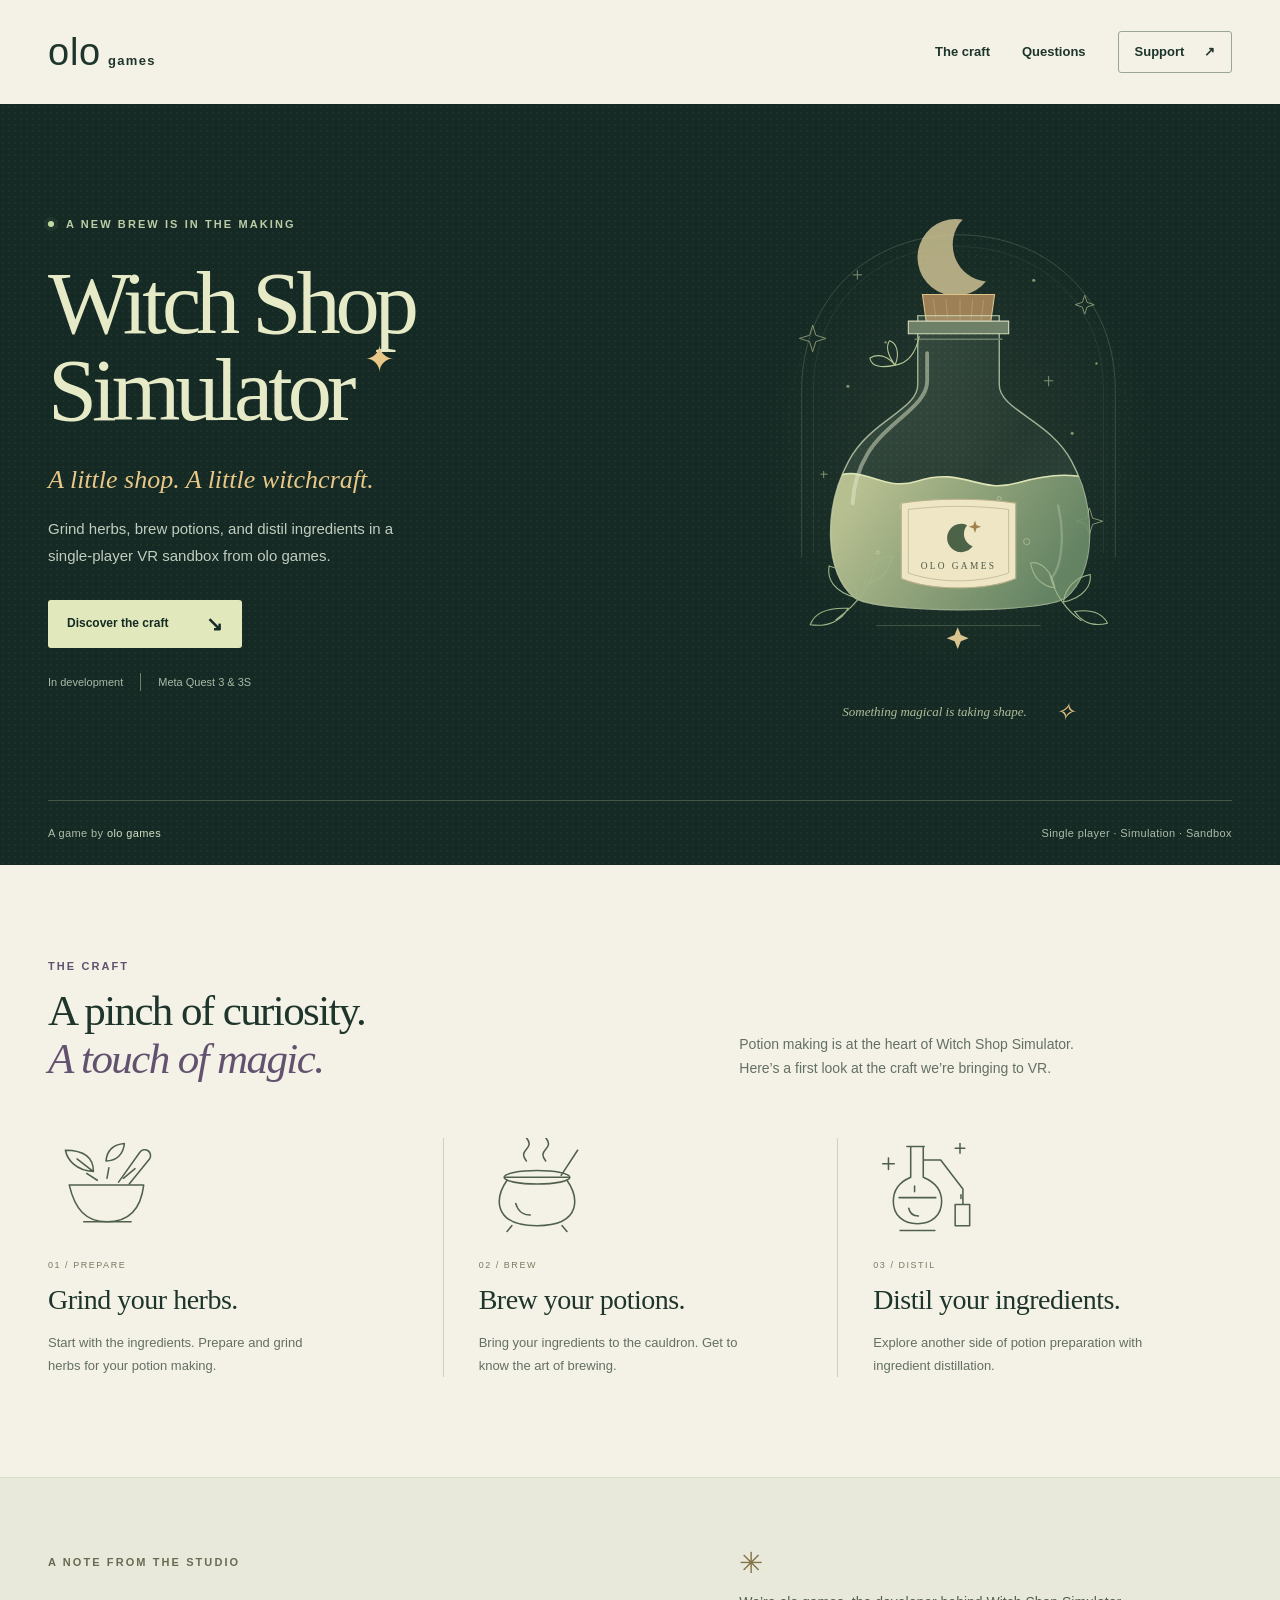
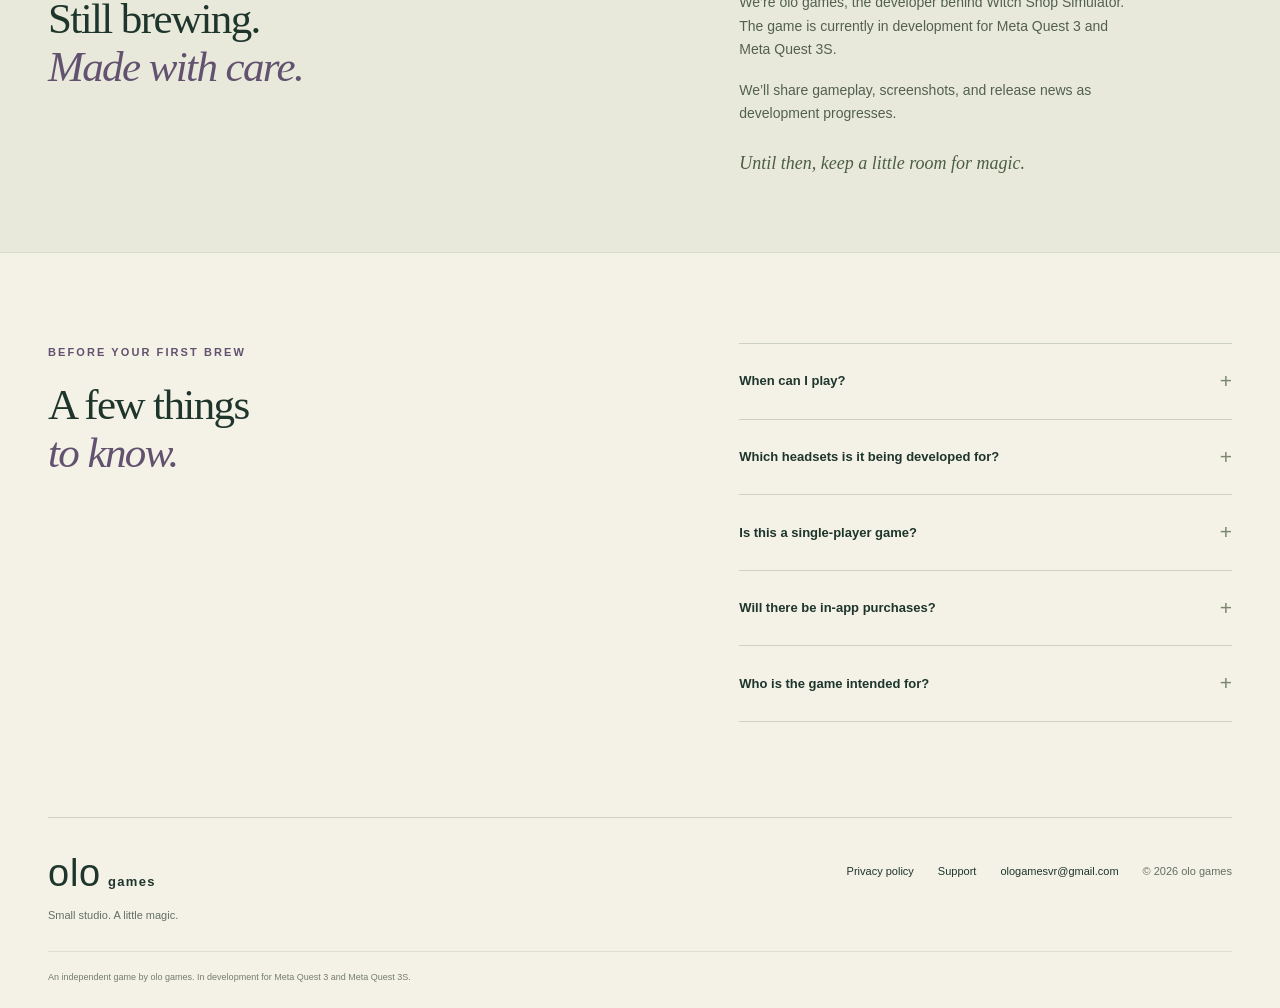
<file: index.html>
<!doctype html>
<html lang="en">
<head>
  <meta charset="utf-8">
  <meta name="viewport" content="width=device-width, initial-scale=1">
  <meta name="description" content="Witch Shop Simulator is a single-player VR sandbox by olo games. Brew potions, grind herbs, and distil ingredients. In development for Meta Quest 3 and 3S.">
  <meta name="theme-color" content="#152a24">
  <meta property="og:title" content="Witch Shop Simulator · olo games">
  <meta property="og:description" content="A little shop. A little witchcraft. A single-player VR sandbox, in development for Meta Quest 3 and 3S.">
  <meta property="og:type" content="website">
  <title>Witch Shop Simulator · olo games</title>
  <link rel="icon" href="favicon.svg" type="image/svg+xml">
  <link rel="stylesheet" href="styles.css">
</head>
<body>
  <a class="skip-link" href="#main">Skip to content</a>
  <header class="site-header wrap">
    <a class="brand" href="index.html" aria-label="olo games home"><span class="brand-mark" aria-hidden="true">olo</span><span class="brand-word">games</span></a>
    <nav aria-label="Main navigation"><a href="#craft">The craft</a><a href="#questions">Questions</a><a href="support.html" class="nav-support">Support <span aria-hidden="true">↗</span></a></nav>
  </header>
  <main id="main">
    <section class="hero" aria-labelledby="game-title">
      <div class="hero-inner wrap">
        <div class="hero-copy">
          <p class="eyebrow hero-eyebrow"><span class="status-dot" aria-hidden="true"></span> A new brew is in the making</p>
          <h1 id="game-title">Witch Shop<span class="title-last">Simulator<span class="title-star" aria-hidden="true">✦</span></span></h1>
          <p class="hero-tagline">A little shop. A little witchcraft.</p>
          <p class="hero-description">Grind herbs, brew potions, and distil ingredients in a single-player VR sandbox from olo games.</p>
          <a class="button button-light" href="#craft">Discover the craft <span aria-hidden="true">↘</span></a>
          <div class="hero-meta"><span>In development</span><span>Meta Quest 3 &amp; 3S</span></div>
        </div>
        <figure class="hero-art">
          <img src="potion.svg" alt="Decorative illustration of a potion bottle with a crescent moon and botanical details" width="560" height="650" fetchpriority="high">
          <figcaption><span>Something magical is taking shape.</span><span aria-hidden="true">✧</span></figcaption>
        </figure>
      </div>
      <div class="hero-bottom wrap"><span>A game by <strong>olo games</strong></span><span>Single player · Simulation · Sandbox</span></div>
    </section>
    <section class="craft-section wrap" id="craft" aria-labelledby="craft-title">
      <div class="section-intro"><p class="eyebrow">The craft</p><h2 id="craft-title">A pinch of curiosity.<br><em>A touch of magic.</em></h2><p>Potion making is at the heart of Witch Shop Simulator. Here’s a first look at the craft we’re bringing to VR.</p></div>
      <div class="craft-grid">
        <article class="craft-item">
          <div class="craft-icon" aria-hidden="true"><svg viewBox="0 0 120 100" fill="none"><path d="M22 48h77c-3 25-16 38-38 38S28 73 22 48Z"/><path d="M37 86h49M40 36l11 7M63 30l-2 11M90 31l-12 10M73 45l22-31a6 6 0 0 1 10 7L84 47"/><path d="M47 34c-18-1-27-12-29-22 17 0 29 6 29 22Zm0 0L30 21M60 23c1-11 8-17 19-18-1 11-8 18-19 18Z"/></svg></div>
          <p class="step-number">01 / PREPARE</p><h3>Grind your herbs.</h3><p>Start with the ingredients. Prepare and grind herbs for your potion making.</p>
        </article>
        <article class="craft-item">
          <div class="craft-icon" aria-hidden="true"><svg viewBox="0 0 120 100" fill="none"><path d="M29 43c-7 10-10 19-7 29 4 13 18 18 38 18s34-5 38-18c3-10 0-19-7-29M27 40h66M34 90l-5 6M86 90l5 6"/><ellipse cx="60" cy="40" rx="34" ry="7"/><path d="M49 23c-10-12 10-12 0-24M69 23c-10-12 10-12 0-24M85 38l17-26M38 67c2 8 8 12 15 12"/></svg></div>
          <p class="step-number">02 / BREW</p><h3>Brew your potions.</h3><p>Bring your ingredients to the cauldron. Get to know the art of brewing.</p>
        </article>
        <article class="craft-item">
          <div class="craft-icon" aria-hidden="true"><svg viewBox="0 0 120 100" fill="none"><path d="M35 8h18M39 8v32c-12 5-18 14-18 25 0 14 10 23 25 23s25-9 25-23c0-11-7-20-19-25V8M27 61h38M53 22h17l23 30v15M87 68h13v22H85V68ZM43 49v6M91 58v4"/><path d="M28 95h36M37 72c1 5 5 8 10 8M10 26h12M16 20v12M85 10h10M90 5v10"/></svg></div>
          <p class="step-number">03 / DISTIL</p><h3>Distil your ingredients.</h3><p>Explore another side of potion preparation with ingredient distillation.</p>
        </article>
      </div>
    </section>
    <section class="development-section" aria-labelledby="development-title">
      <div class="development-inner wrap"><div><p class="eyebrow">A note from the studio</p><h2 id="development-title">Still brewing.<br><em>Made with care.</em></h2></div><div class="development-copy"><span class="small-star" aria-hidden="true">✳</span><p>We’re olo games, the developer behind Witch Shop Simulator. The game is currently in development for Meta Quest 3 and Meta Quest 3S.</p><p>We’ll share gameplay, screenshots, and release news as development progresses.</p><p class="studio-signature">Until then, keep a little room for magic.</p></div></div>
    </section>
    <section class="questions-section wrap" id="questions" aria-labelledby="questions-title">
      <div class="questions-heading"><p class="eyebrow">Before your first brew</p><h2 id="questions-title">A few things<br><em>to know.</em></h2></div>
      <div class="questions-list">
        <details><summary>When can I play?<span aria-hidden="true">+</span></summary><p>Witch Shop Simulator is in development. A release date and store page have not been announced yet.</p></details>
        <details><summary>Which headsets is it being developed for?<span aria-hidden="true">+</span></summary><p>The game is being developed for Meta Quest 3 and Meta Quest 3S.</p></details>
        <details><summary>Is this a single-player game?<span aria-hidden="true">+</span></summary><p>Yes. Witch Shop Simulator is being developed as a single-player experience, without multiplayer, chat, or microphone features.</p></details>
        <details><summary>Will there be in-app purchases?<span aria-hidden="true">+</span></summary><p>The game is planned as a paid release with no in-app purchases. Pricing will be announced closer to launch.</p></details>
        <details><summary>Who is the game intended for?<span aria-hidden="true">+</span></summary><p>The Meta Quest version is intended for players aged 10 and over, including children aged 10–12, teens, and adults. Official regional content ratings have not yet been assigned.</p></details>
      </div>
    </section>
  </main>
  <footer class="site-footer wrap"><div><a class="brand" href="index.html" aria-label="olo games home"><span class="brand-mark" aria-hidden="true">olo</span><span class="brand-word">games</span></a><p>Small studio. A little magic.</p></div><div class="footer-links"><a href="privacy.html">Privacy policy</a><a href="support.html">Support</a><a href="mailto:ologamesvr@gmail.com">ologamesvr@gmail.com</a><span>© 2026 olo games</span></div><p class="platform-note">An independent game by olo games. In development for Meta Quest 3 and Meta Quest 3S.</p></footer>
</body>
</html>
</file>
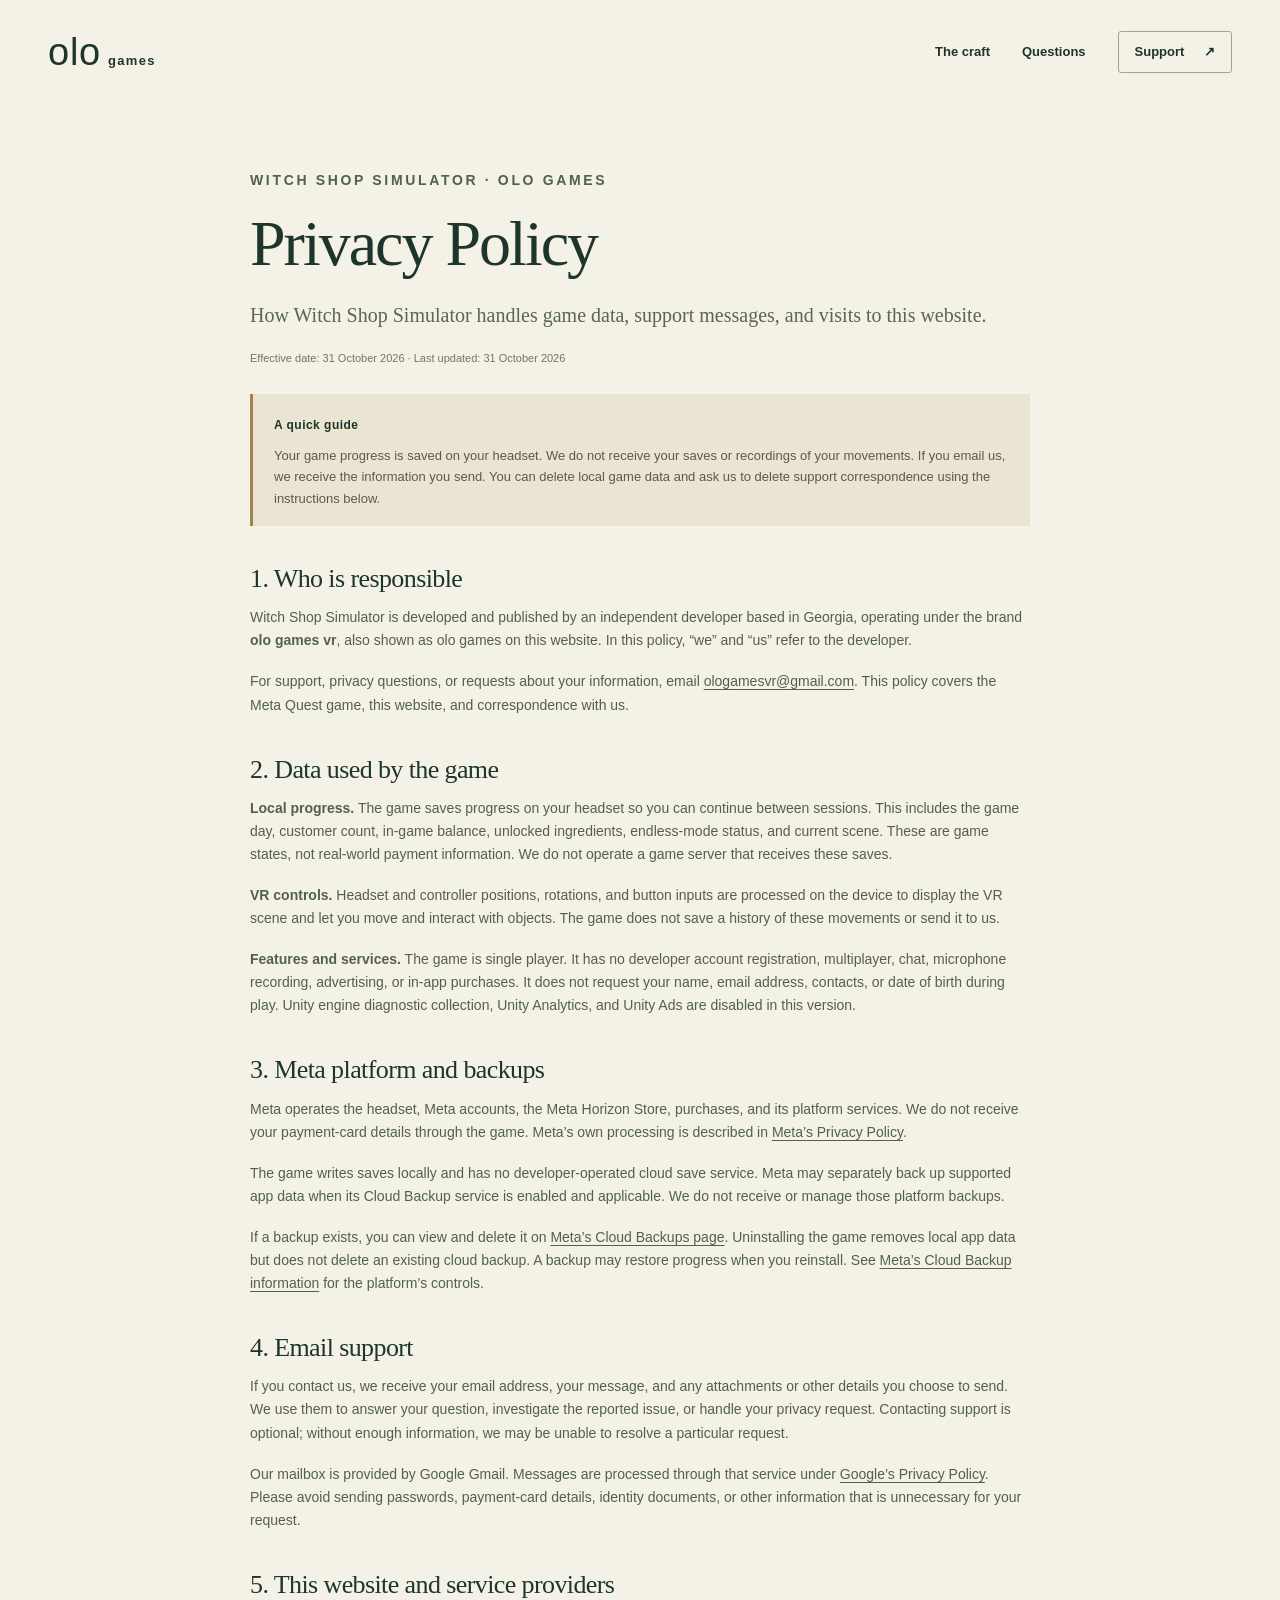
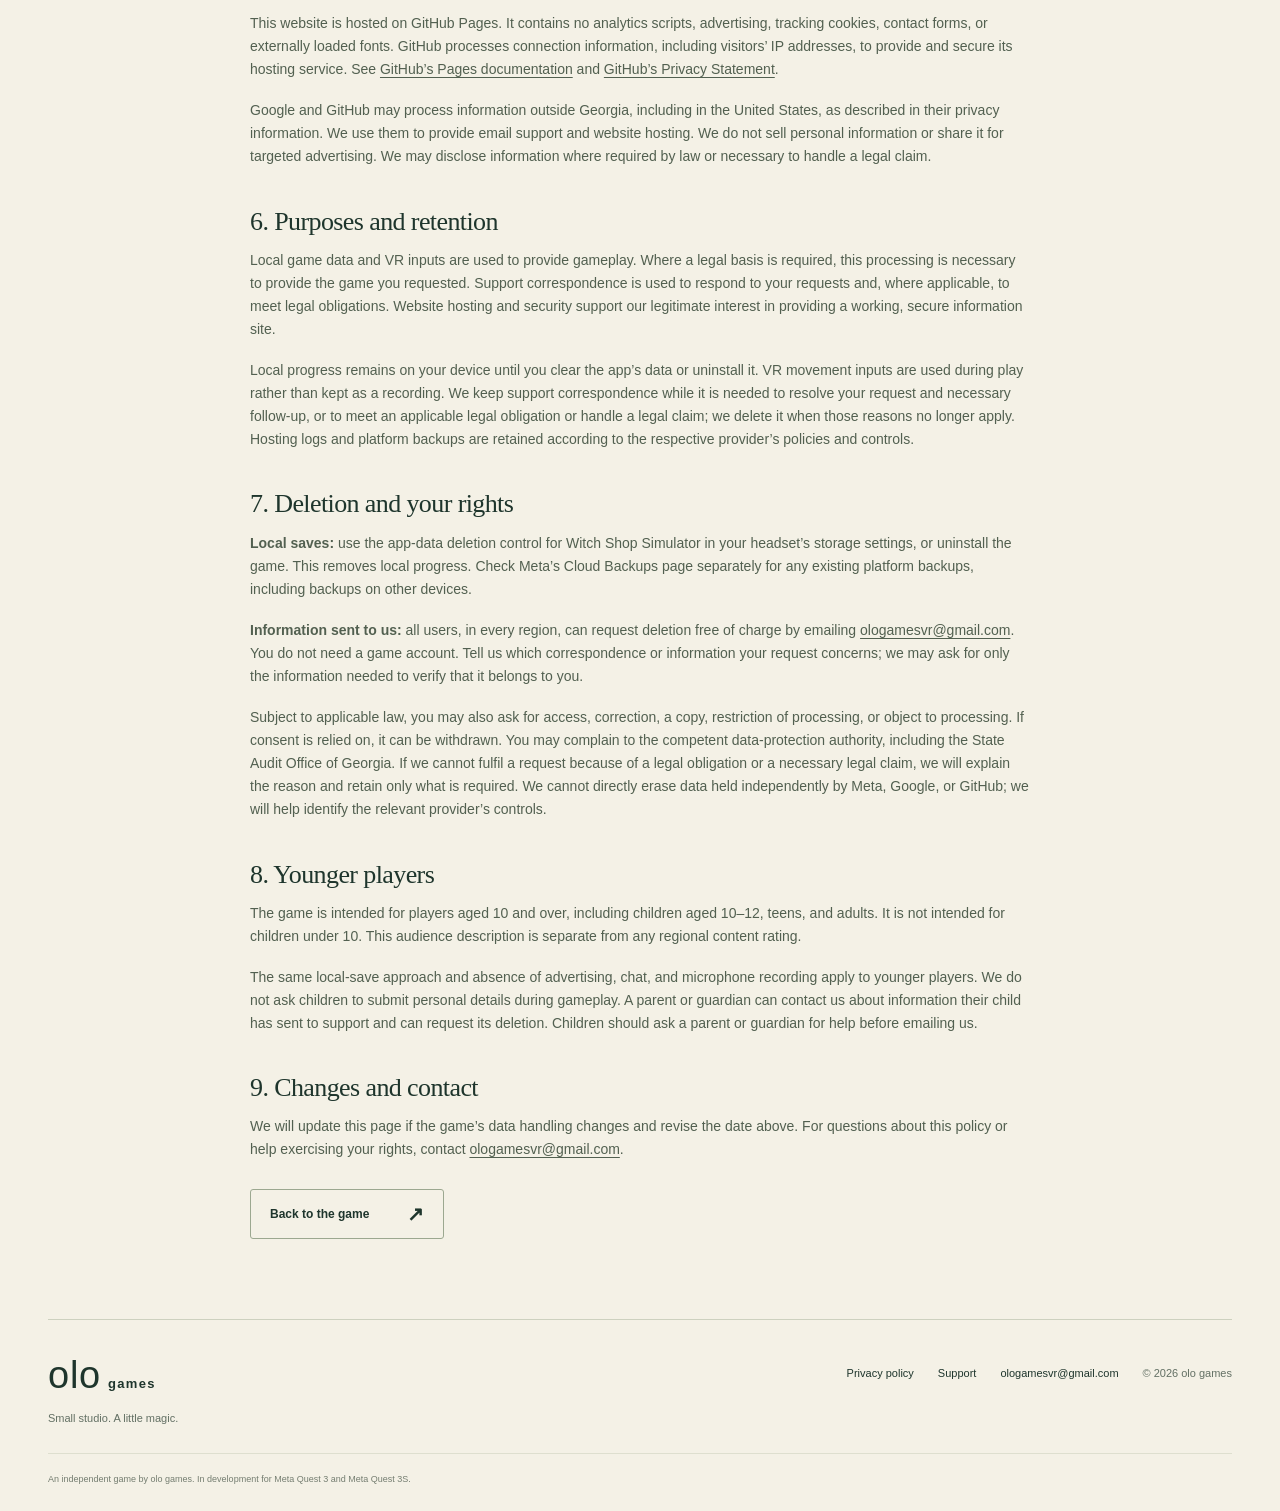
<file: privacy.html>
<!doctype html>
<html lang="en">
<head>
  <meta charset="utf-8">
  <meta name="viewport" content="width=device-width, initial-scale=1">
  <meta name="description" content="Privacy policy for Witch Shop Simulator by olo games vr. Local saves, VR input, support, website hosting, and data deletion.">
  <meta name="theme-color" content="#152a24">
  <title>Privacy Policy · Witch Shop Simulator</title>
  <link rel="icon" href="favicon.svg" type="image/svg+xml">
  <link rel="stylesheet" href="styles.css">
</head>
<body>
  <a class="skip-link" href="#main">Skip to content</a>
  <header class="site-header wrap"><a class="brand" href="index.html" aria-label="olo games home"><span class="brand-mark" aria-hidden="true">olo</span><span class="brand-word">games</span></a><nav aria-label="Main navigation"><a href="index.html#craft">The craft</a><a href="index.html#questions">Questions</a><a href="support.html" class="nav-support">Support <span aria-hidden="true">↗</span></a></nav></header>
  <main class="document-main" id="main">
    <p class="eyebrow">Witch Shop Simulator · olo games</p>
    <h1>Privacy Policy</h1>
    <p class="lead">How Witch Shop Simulator handles game data, support messages, and visits to this website.</p>
    <p class="doc-meta">Effective date: 31 October 2026 · Last updated: 31 October 2026</p>
    <div class="notice" role="note"><strong>A quick guide</strong><p>Your game progress is saved on your headset. We do not receive your saves or recordings of your movements. If you email us, we receive the information you send. You can delete local game data and ask us to delete support correspondence using the instructions below.</p></div>
    <h2>1. Who is responsible</h2>
    <p>Witch Shop Simulator is developed and published by an independent developer based in Georgia, operating under the brand <strong>olo games vr</strong>, also shown as olo games on this website. In this policy, “we” and “us” refer to the developer.</p>
    <p>For support, privacy questions, or requests about your information, email <a href="mailto:ologamesvr@gmail.com">ologamesvr@gmail.com</a>. This policy covers the Meta Quest game, this website, and correspondence with us.</p>
    <h2>2. Data used by the game</h2>
    <p><strong>Local progress.</strong> The game saves progress on your headset so you can continue between sessions. This includes the game day, customer count, in-game balance, unlocked ingredients, endless-mode status, and current scene. These are game states, not real-world payment information. We do not operate a game server that receives these saves.</p>
    <p><strong>VR controls.</strong> Headset and controller positions, rotations, and button inputs are processed on the device to display the VR scene and let you move and interact with objects. The game does not save a history of these movements or send it to us.</p>
    <p><strong>Features and services.</strong> The game is single player. It has no developer account registration, multiplayer, chat, microphone recording, advertising, or in-app purchases. It does not request your name, email address, contacts, or date of birth during play. Unity engine diagnostic collection, Unity Analytics, and Unity Ads are disabled in this version.</p>
    <h2>3. Meta platform and backups</h2>
    <p>Meta operates the headset, Meta accounts, the Meta Horizon Store, purchases, and its platform services. We do not receive your payment-card details through the game. Meta’s own processing is described in <a href="https://www.meta.com/legal/privacy-policy/">Meta’s Privacy Policy</a>.</p>
    <p>The game writes saves locally and has no developer-operated cloud save service. Meta may separately back up supported app data when its Cloud Backup service is enabled and applicable. We do not receive or manage those platform backups.</p>
    <p>If a backup exists, you can view and delete it on <a href="https://secure.oculus.com/my/cloud-backup/">Meta’s Cloud Backups page</a>. Uninstalling the game removes local app data but does not delete an existing cloud backup. A backup may restore progress when you reinstall. See <a href="https://developers.meta.com/vr/documentation/unity/ps-cloud-backup/">Meta’s Cloud Backup information</a> for the platform’s controls.</p>
    <h2>4. Email support</h2>
    <p>If you contact us, we receive your email address, your message, and any attachments or other details you choose to send. We use them to answer your question, investigate the reported issue, or handle your privacy request. Contacting support is optional; without enough information, we may be unable to resolve a particular request.</p>
    <p>Our mailbox is provided by Google Gmail. Messages are processed through that service under <a href="https://policies.google.com/privacy">Google’s Privacy Policy</a>. Please avoid sending passwords, payment-card details, identity documents, or other information that is unnecessary for your request.</p>
    <h2>5. This website and service providers</h2>
    <p>This website is hosted on GitHub Pages. It contains no analytics scripts, advertising, tracking cookies, contact forms, or externally loaded fonts. GitHub processes connection information, including visitors’ IP addresses, to provide and secure its hosting service. See <a href="https://docs.github.com/en/pages/getting-started-with-github-pages/what-is-github-pages#data-collection">GitHub’s Pages documentation</a> and <a href="https://docs.github.com/en/site-policy/privacy-policies/github-general-privacy-statement">GitHub’s Privacy Statement</a>.</p>
    <p>Google and GitHub may process information outside Georgia, including in the United States, as described in their privacy information. We use them to provide email support and website hosting. We do not sell personal information or share it for targeted advertising. We may disclose information where required by law or necessary to handle a legal claim.</p>
    <h2>6. Purposes and retention</h2>
    <p>Local game data and VR inputs are used to provide gameplay. Where a legal basis is required, this processing is necessary to provide the game you requested. Support correspondence is used to respond to your requests and, where applicable, to meet legal obligations. Website hosting and security support our legitimate interest in providing a working, secure information site.</p>
    <p>Local progress remains on your device until you clear the app’s data or uninstall it. VR movement inputs are used during play rather than kept as a recording. We keep support correspondence while it is needed to resolve your request and necessary follow-up, or to meet an applicable legal obligation or handle a legal claim; we delete it when those reasons no longer apply. Hosting logs and platform backups are retained according to the respective provider’s policies and controls.</p>
    <h2>7. Deletion and your rights</h2>
    <p><strong>Local saves:</strong> use the app-data deletion control for Witch Shop Simulator in your headset’s storage settings, or uninstall the game. This removes local progress. Check Meta’s Cloud Backups page separately for any existing platform backups, including backups on other devices.</p>
    <p><strong>Information sent to us:</strong> all users, in every region, can request deletion free of charge by emailing <a href="mailto:ologamesvr@gmail.com?subject=Witch%20Shop%20Simulator%20-%20Privacy%20request">ologamesvr@gmail.com</a>. You do not need a game account. Tell us which correspondence or information your request concerns; we may ask for only the information needed to verify that it belongs to you.</p>
    <p>Subject to applicable law, you may also ask for access, correction, a copy, restriction of processing, or object to processing. If consent is relied on, it can be withdrawn. You may complain to the competent data-protection authority, including the State Audit Office of Georgia. If we cannot fulfil a request because of a legal obligation or a necessary legal claim, we will explain the reason and retain only what is required. We cannot directly erase data held independently by Meta, Google, or GitHub; we will help identify the relevant provider’s controls.</p>
    <h2>8. Younger players</h2>
    <p>The game is intended for players aged 10 and over, including children aged 10–12, teens, and adults. It is not intended for children under 10. This audience description is separate from any regional content rating.</p>
    <p>The same local-save approach and absence of advertising, chat, and microphone recording apply to younger players. We do not ask children to submit personal details during gameplay. A parent or guardian can contact us about information their child has sent to support and can request its deletion. Children should ask a parent or guardian for help before emailing us.</p>
    <h2>9. Changes and contact</h2>
    <p>We will update this page if the game’s data handling changes and revise the date above. For questions about this policy or help exercising your rights, contact <a href="mailto:ologamesvr@gmail.com">ologamesvr@gmail.com</a>.</p>
    <a class="button" href="index.html">Back to the game <span aria-hidden="true">↗</span></a>
  </main>
  <footer class="site-footer wrap"><div><a class="brand" href="index.html" aria-label="olo games home"><span class="brand-mark" aria-hidden="true">olo</span><span class="brand-word">games</span></a><p>Small studio. A little magic.</p></div><div class="footer-links"><a href="privacy.html" aria-current="page">Privacy policy</a><a href="support.html">Support</a><a href="mailto:ologamesvr@gmail.com">ologamesvr@gmail.com</a><span>© 2026 olo games</span></div><p class="platform-note">An independent game by olo games. In development for Meta Quest 3 and Meta Quest 3S.</p></footer>
</body>
</html>
</file>
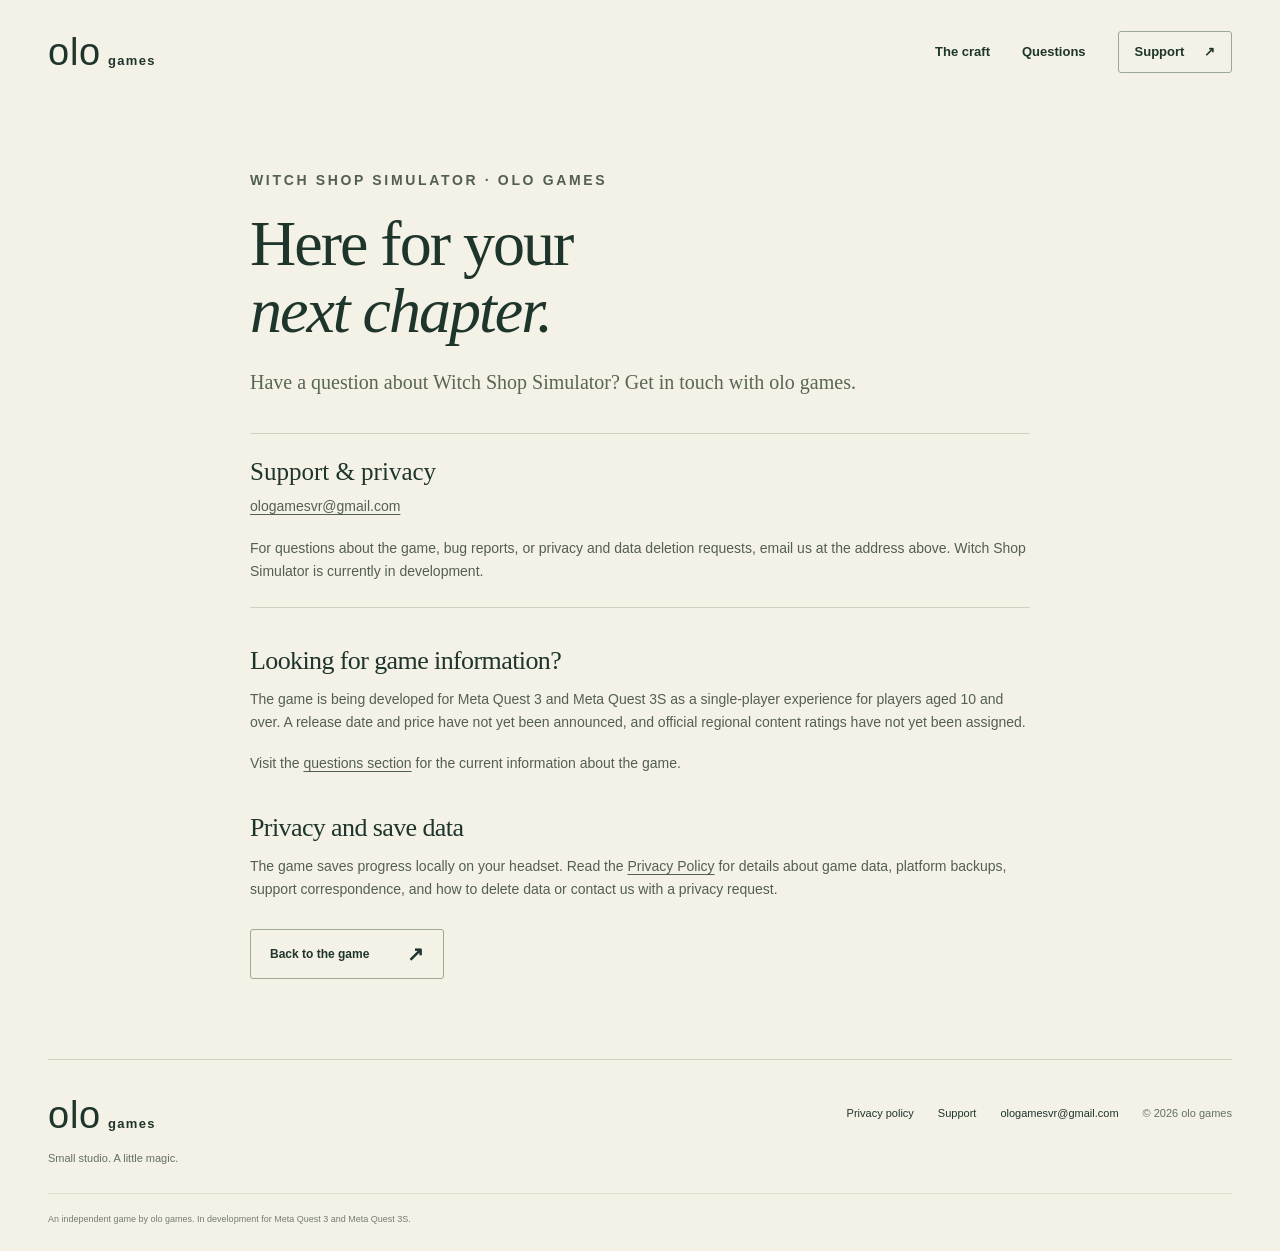
<file: support.html>
<!doctype html>
<html lang="en">
<head>
  <meta charset="utf-8">
  <meta name="viewport" content="width=device-width, initial-scale=1">
  <meta name="description" content="Development and support information for Witch Shop Simulator by olo games.">
  <meta name="theme-color" content="#152a24">
  <title>Support · Witch Shop Simulator</title>
  <link rel="icon" href="favicon.svg" type="image/svg+xml">
  <link rel="stylesheet" href="styles.css">
</head>
<body>
  <a class="skip-link" href="#main">Skip to content</a>
  <header class="site-header wrap"><a class="brand" href="index.html" aria-label="olo games home"><span class="brand-mark" aria-hidden="true">olo</span><span class="brand-word">games</span></a><nav aria-label="Main navigation"><a href="index.html#craft">The craft</a><a href="index.html#questions">Questions</a><a href="support.html" class="nav-support" aria-current="page">Support <span aria-hidden="true">↗</span></a></nav></header>
  <main class="document-main" id="main">
    <p class="eyebrow">Witch Shop Simulator · olo games</p>
    <h1>Here for your<br><em>next chapter.</em></h1>
    <p class="lead">Have a question about Witch Shop Simulator? Get in touch with olo games.</p>
    <div class="contact-card"><strong>Support &amp; privacy</strong><p><a href="mailto:ologamesvr@gmail.com">ologamesvr@gmail.com</a></p><p>For questions about the game, bug reports, or privacy and data deletion requests, email us at the address above. Witch Shop Simulator is currently in development.</p></div>
    <h2>Looking for game information?</h2>
    <p>The game is being developed for Meta Quest 3 and Meta Quest 3S as a single-player experience for players aged 10 and over. A release date and price have not yet been announced, and official regional content ratings have not yet been assigned.</p>
    <p>Visit the <a href="index.html#questions">questions section</a> for the current information about the game.</p>
    <h2>Privacy and save data</h2>
    <p>The game saves progress locally on your headset. Read the <a href="privacy.html">Privacy Policy</a> for details about game data, platform backups, support correspondence, and how to delete data or contact us with a privacy request.</p>
    <a class="button" href="index.html">Back to the game <span aria-hidden="true">↗</span></a>
  </main>
  <footer class="site-footer wrap"><div><a class="brand" href="index.html" aria-label="olo games home"><span class="brand-mark" aria-hidden="true">olo</span><span class="brand-word">games</span></a><p>Small studio. A little magic.</p></div><div class="footer-links"><a href="privacy.html">Privacy policy</a><a href="support.html" aria-current="page">Support</a><a href="mailto:ologamesvr@gmail.com">ologamesvr@gmail.com</a><span>© 2026 olo games</span></div><p class="platform-note">An independent game by olo games. In development for Meta Quest 3 and Meta Quest 3S.</p></footer>
</body>
</html>
</file>
<file: styles.css>
:root{--paper:#f4f1e6;--ink:#1e352c;--forest:#152a24;--pale:#e1e9bc;--muted:#637064;--line:#cdd1bf;--accent:#e9c788;--purple:#62516f;--serif:Georgia,'Times New Roman',serif;--sans:'Segoe UI',Arial,sans-serif}
*{box-sizing:border-box}html{scroll-behavior:smooth;scroll-padding-top:28px}body{margin:0;background:var(--paper);color:var(--ink);font:16px/1.65 var(--sans);-webkit-font-smoothing:antialiased}a{color:inherit;text-decoration:none}a:focus-visible,summary:focus-visible{outline:3px solid #9b6c36;outline-offset:6px}img,svg{max-width:100%}img{display:block;height:auto}p,h1,h2,h3,figure{margin:0}p+p{margin-top:18px}.wrap{width:min(1220px,calc(100% - 96px));margin-inline:auto}.skip-link{position:absolute;left:20px;top:-100px;z-index:10;background:var(--paper);color:var(--ink);padding:12px 18px}.skip-link:focus{top:12px}.site-header{height:104px;display:flex;align-items:center;justify-content:space-between;gap:28px}.brand{display:inline-flex;align-items:baseline;gap:7px;flex-shrink:0}.brand-mark{font:500 38px/1 Arial,Helvetica,sans-serif;letter-spacing:.02em}.brand-word{font:600 13px/1 var(--sans);letter-spacing:.1em}.site-header nav{display:flex;align-items:center;gap:32px;font-size:13px;font-weight:600}.site-header nav a:hover,.footer-links a:hover{text-decoration:underline;text-underline-offset:5px}.site-header .nav-support{border:1px solid #9aa797;padding:9px 16px;border-radius:3px}.nav-support span{padding-left:16px}.hero{background:var(--forest);color:var(--paper);overflow:hidden;position:relative}.hero::before{content:'';position:absolute;inset:0;opacity:.13;pointer-events:none;background-image:radial-gradient(#b5b58b .6px,transparent .8px);background-size:6px 6px}.hero-inner{position:relative;display:grid;grid-template-columns:1.15fr 1fr;align-items:center;gap:8px;padding-top:72px;padding-bottom:70px}.eyebrow{font-size:11px;letter-spacing:.19em;text-transform:uppercase;font-weight:600}.hero-eyebrow{color:#bccca7;display:flex;align-items:center;gap:12px;margin-bottom:27px}.status-dot{height:6px;width:6px;background:#c3d8a5;border-radius:50%;box-shadow:0 0 0 4px #c3d8a510}.hero h1{font:400 clamp(64px,6.9vw,99px)/.98 var(--serif);letter-spacing:-5px;color:#e6eac7}.title-last{display:block;position:relative}.title-star{display:inline-block;font-size:37px;vertical-align:top;margin-left:13px;color:var(--accent);transform:translateY(-5px)}.hero-tagline{margin-top:30px;color:var(--accent);font:italic 26px/1.3 var(--serif)}.hero-description{font-size:15px;max-width:390px;color:#c1cdc0;margin-top:18px;line-height:1.8}.button{display:inline-flex;align-items:center;justify-content:space-between;gap:38px;padding:14px 19px;font-size:12px;font-weight:650;border-radius:3px;transition:background-color .2s,transform .2s}.button-light{background:var(--pale);color:var(--forest);margin-top:31px}.button:hover{transform:translateY(-2px);background:#eff3d8}.button span{font-size:20px;line-height:1}.hero-meta{display:flex;flex-wrap:wrap;gap:10px 17px;align-items:center;color:#a9bba8;font-size:11px;margin-top:25px}.hero-meta span+span{border-left:1px solid #68826a;padding-left:17px}.hero-art{position:relative;align-self:stretch;display:flex;flex-direction:column;justify-content:center;min-width:0}.hero-art img{width:100%;max-height:510px;object-fit:contain}.hero-art figcaption{display:flex;align-items:center;justify-content:center;gap:28px;font:italic 13px/1.5 var(--serif);color:#afbd9a;padding-top:8px}.hero-art figcaption span+span{font-size:24px;color:var(--accent)}.hero-bottom{position:relative;border-top:1px solid #465746;display:flex;justify-content:space-between;gap:16px;padding-block:23px;color:#adbcaa;font-size:11px;letter-spacing:.035em}.hero-bottom strong{color:#d3dfc3;font-weight:500}.craft-section{padding-block:92px 100px}.section-intro{display:grid;grid-template-columns:1.2fr 1fr;gap:12px 100px}.section-intro .eyebrow{grid-column:1/-1;color:var(--purple)}h2{font:400 43px/1.12 var(--serif);letter-spacing:-1.6px}h2 em{font-weight:400;color:var(--purple)}.section-intro>p:last-child{align-self:end;max-width:360px;font-size:14px;color:var(--muted);padding-bottom:4px}.craft-grid{display:grid;grid-template-columns:repeat(3,1fr);margin-top:54px}.craft-item{padding:0 35px}.craft-item:first-child{padding-left:0}.craft-item:last-child{padding-right:0}.craft-item+.craft-item{border-left:1px solid var(--line)}.craft-icon{height:120px;display:flex;align-items:flex-start}.craft-icon svg{width:116px;height:98px;stroke:#50614b;stroke-width:1.6;stroke-linecap:round;stroke-linejoin:round}.step-number{font-size:9px;letter-spacing:.17em;color:#7c7963;margin-bottom:12px}.craft-item h3{font:400 28px/1.15 var(--serif);letter-spacing:-.5px}.craft-item>p:last-child{font-size:13px;color:var(--muted);max-width:270px;margin-top:14px;line-height:1.8}.development-section{background:#e9e9db;border-block:1px solid #d9ddcc}.development-inner{padding-block:75px;display:grid;grid-template-columns:1.2fr 1fr;gap:100px}.development-inner .eyebrow{margin-bottom:23px;color:#686b52}.development-copy{position:relative;padding-top:38px;font-size:14px;color:#526050;max-width:400px}.small-star{position:absolute;top:-13px;left:0;font-size:29px;color:#837549}.development-copy .studio-signature{font:italic 18px/1.5 var(--serif);color:#4c5e43;margin-top:25px}.questions-section{padding-block:90px 95px;display:grid;grid-template-columns:1.2fr 1fr;gap:100px}.questions-heading .eyebrow{margin-bottom:20px;color:var(--purple)}.questions-list{border-top:1px solid var(--line)}details{border-bottom:1px solid var(--line)}summary{padding:20px 0;display:flex;align-items:center;justify-content:space-between;gap:22px;list-style:none;cursor:pointer;font-size:13px;font-weight:600}summary::-webkit-details-marker{display:none}summary>span{font-size:21px;font-weight:400;color:#7b886e;flex-shrink:0}details[open] summary>span{transform:rotate(45deg)}details>p{font-size:13px;line-height:1.8;color:var(--muted);padding:0 24px 22px 0}.site-footer{border-top:1px solid var(--line);padding-top:36px;padding-bottom:24px;display:grid;grid-template-columns:1fr 1fr;gap:26px}.site-footer>div>p{font-size:11px;margin-top:12px;color:var(--muted)}.footer-links{display:flex;align-items:flex-start;justify-content:flex-end;gap:16px 24px;flex-wrap:wrap;padding-top:8px;font-size:11px}.footer-links>span{color:var(--muted)}.draft-label{font-size:8px;text-transform:uppercase;border:1px solid #b7b59d;border-radius:2px;padding:1px 3px;margin-left:4px}.platform-note{grid-column:1/-1;font-size:9px;color:#747d70;padding-top:18px;border-top:1px solid #dedfcf}.document-main{width:min(780px,calc(100% - 96px));margin-inline:auto;padding:65px 0 80px;min-height:65vh}.document-main h1{font:400 clamp(42px,5vw,65px)/1.05 var(--serif);letter-spacing:-2px;margin:18px 0 22px}.document-main .lead{font:400 20px/1.6 var(--serif);color:#596653}.document-main h2{font-size:26px;letter-spacing:-.6px;margin:38px 0 13px}.document-main p,.document-main li{font-size:14px;color:#526050}.document-main ul{padding-left:20px;margin:14px 0}.document-main a:not(.button){text-decoration:underline;text-underline-offset:3px}.notice{background:#eae4d2;border-left:3px solid #a3844a;padding:17px 21px;margin:27px 0}.notice strong{font-size:12px;letter-spacing:.04em}.notice p{font-size:13px;margin-top:7px;color:#5d594c}.document-main .doc-meta{font-size:11px;color:#707764;margin-top:18px}.document-rule{border:0;border-top:1px solid var(--line);margin:30px 0}.document-main .button{margin-top:28px;border:1px solid #9ca890}.contact-card{border-top:1px solid var(--line);border-bottom:1px solid var(--line);padding:24px 0;margin-top:35px}.contact-card>strong{display:block;margin-bottom:9px;font:400 25px var(--serif)}
@media(min-width:1450px){.hero-inner{padding-block:84px}.hero-art img{max-height:530px}}
@media(max-width:1050px){.wrap{width:calc(100% - 64px)}.hero h1{font-size:76px;letter-spacing:-4px}.title-star{font-size:28px;margin-left:7px}.hero-inner{gap:0;grid-template-columns:1.15fr 1fr}.hero-art img{max-height:460px}.hero-tagline{font-size:23px}.section-intro,.development-inner,.questions-section{gap:20px 55px}.craft-item{padding-inline:24px}.craft-item h3{font-size:25px}.document-main{width:min(780px,calc(100% - 64px))}}
@media(max-width:760px){.wrap{width:calc(100% - 40px)}.site-header{height:82px;gap:16px}.brand-mark{font-size:34px}.brand-word{font-size:10px}.site-header nav{gap:20px;font-size:12px}.site-header nav>a:first-child{display:none}.site-header .nav-support{padding:7px 11px}.nav-support span{padding-left:9px}.hero-inner{grid-template-columns:1fr;padding-top:48px;padding-bottom:25px}.hero h1{font-size:clamp(58px,11.5vw,84px);letter-spacing:-3.8px}.hero-eyebrow{font-size:9px;margin-bottom:25px}.hero-description{max-width:420px}.hero-tagline{margin-top:24px}.hero-art{margin-top:18px}.hero-art img{max-height:385px}.hero-art figcaption{font-size:12px;padding-top:0;gap:16px}.hero-bottom{font-size:9px;gap:10px;padding-block:18px}.hero-bottom>span:last-child{text-align:right;max-width:170px}.craft-section{padding-block:62px 65px}.section-intro{grid-template-columns:1fr;gap:17px}.section-intro>p:last-child{max-width:430px}.section-intro .eyebrow{grid-column:auto}h2{font-size:36px;letter-spacing:-1.2px}.craft-grid{margin-top:35px;grid-template-columns:1fr}.craft-item,.craft-item:first-child,.craft-item:last-child{padding:27px 0 28px 110px;position:relative;min-height:170px}.craft-item+.craft-item{border-left:none;border-top:1px solid var(--line)}.craft-icon{position:absolute;top:30px;left:-5px;height:auto}.craft-icon svg{width:92px;height:82px}.craft-item h3{font-size:25px}.craft-item>p:last-child{max-width:430px;margin-top:10px}.step-number{font-size:8px}.development-inner{grid-template-columns:1fr;padding-block:52px;gap:34px}.development-copy{padding-top:0;max-width:510px}.small-star{display:none}.questions-section{grid-template-columns:1fr;padding-block:58px;gap:30px}.site-footer{grid-template-columns:1fr;padding-top:29px;gap:23px}.footer-links{justify-content:flex-start;gap:18px;padding-top:0}.platform-note{grid-column:auto;font-size:9px;padding-top:20px}.document-main{width:calc(100% - 40px);padding-top:36px}.document-main h1{letter-spacing:-1.5px}.document-main .lead{font-size:19px}}
@media(prefers-reduced-motion:reduce){html{scroll-behavior:auto}.button{transition:none}.button:hover{transform:none}}
</file>
